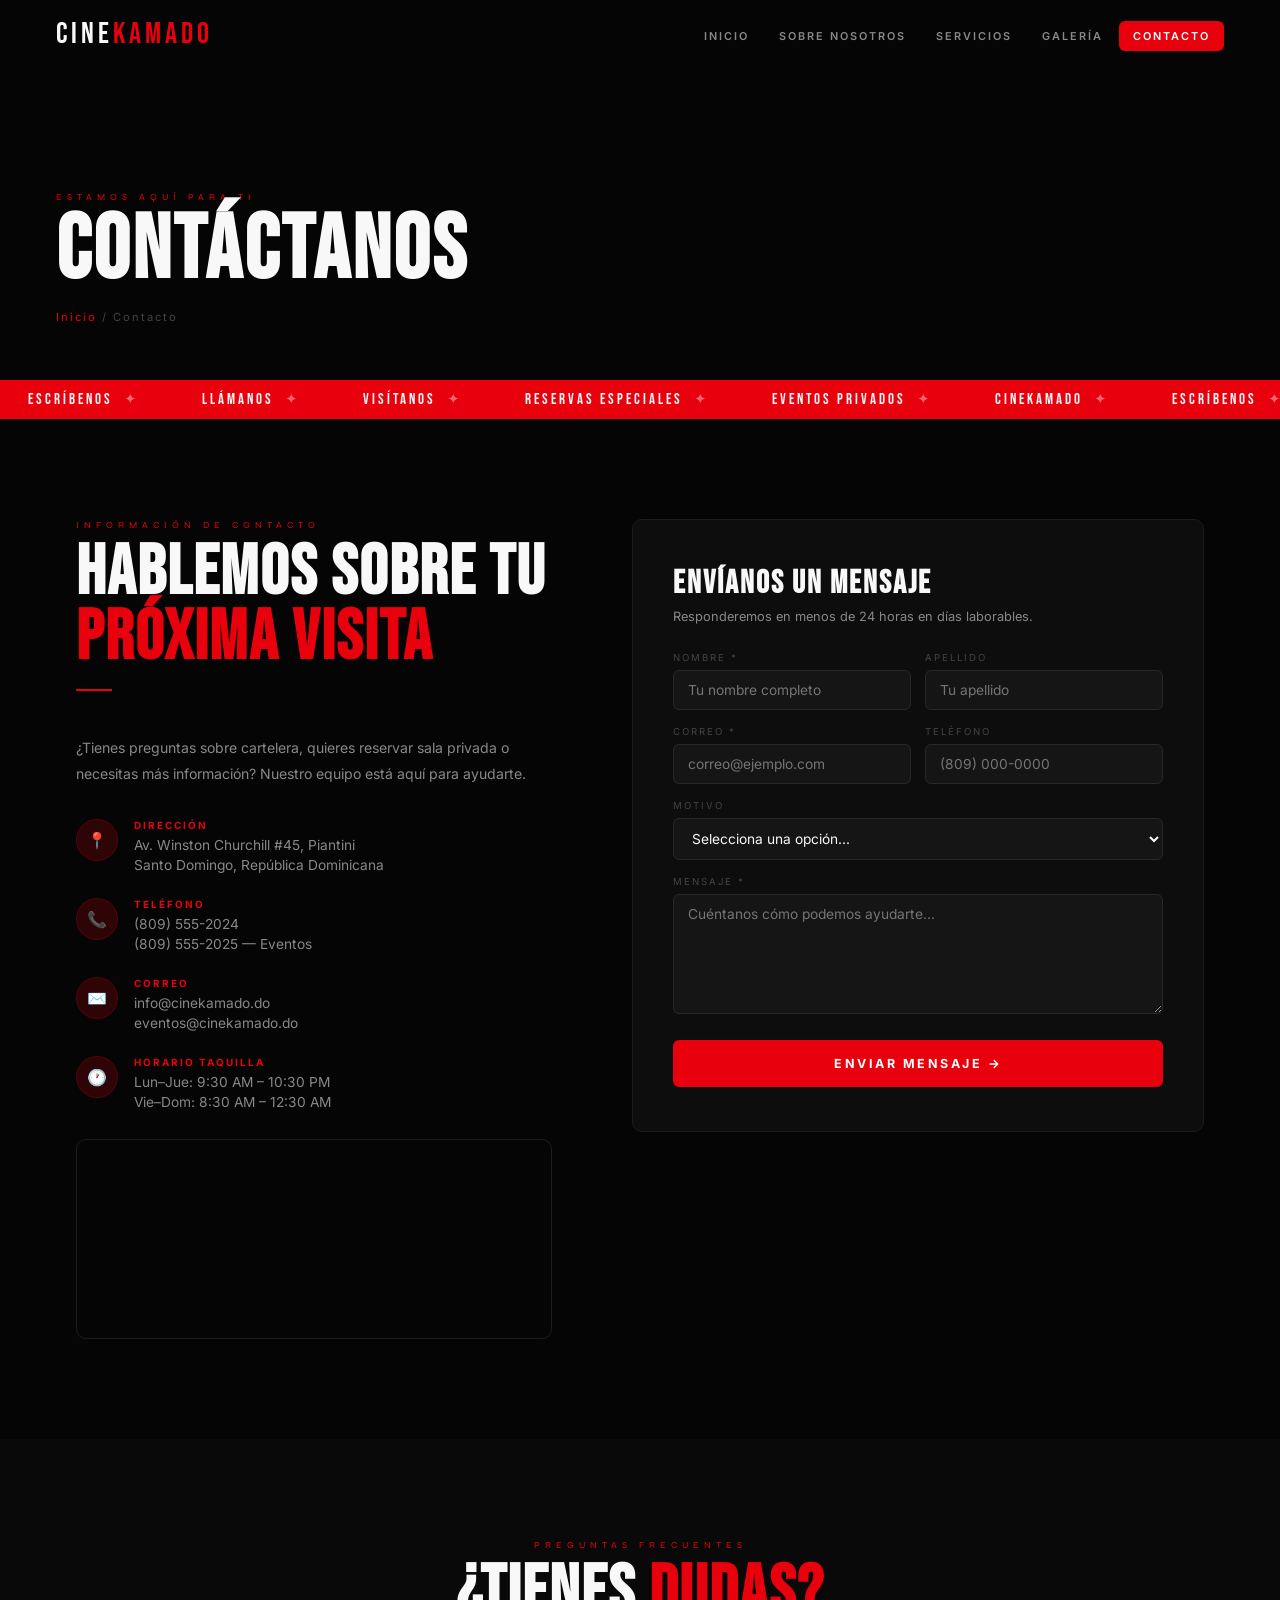
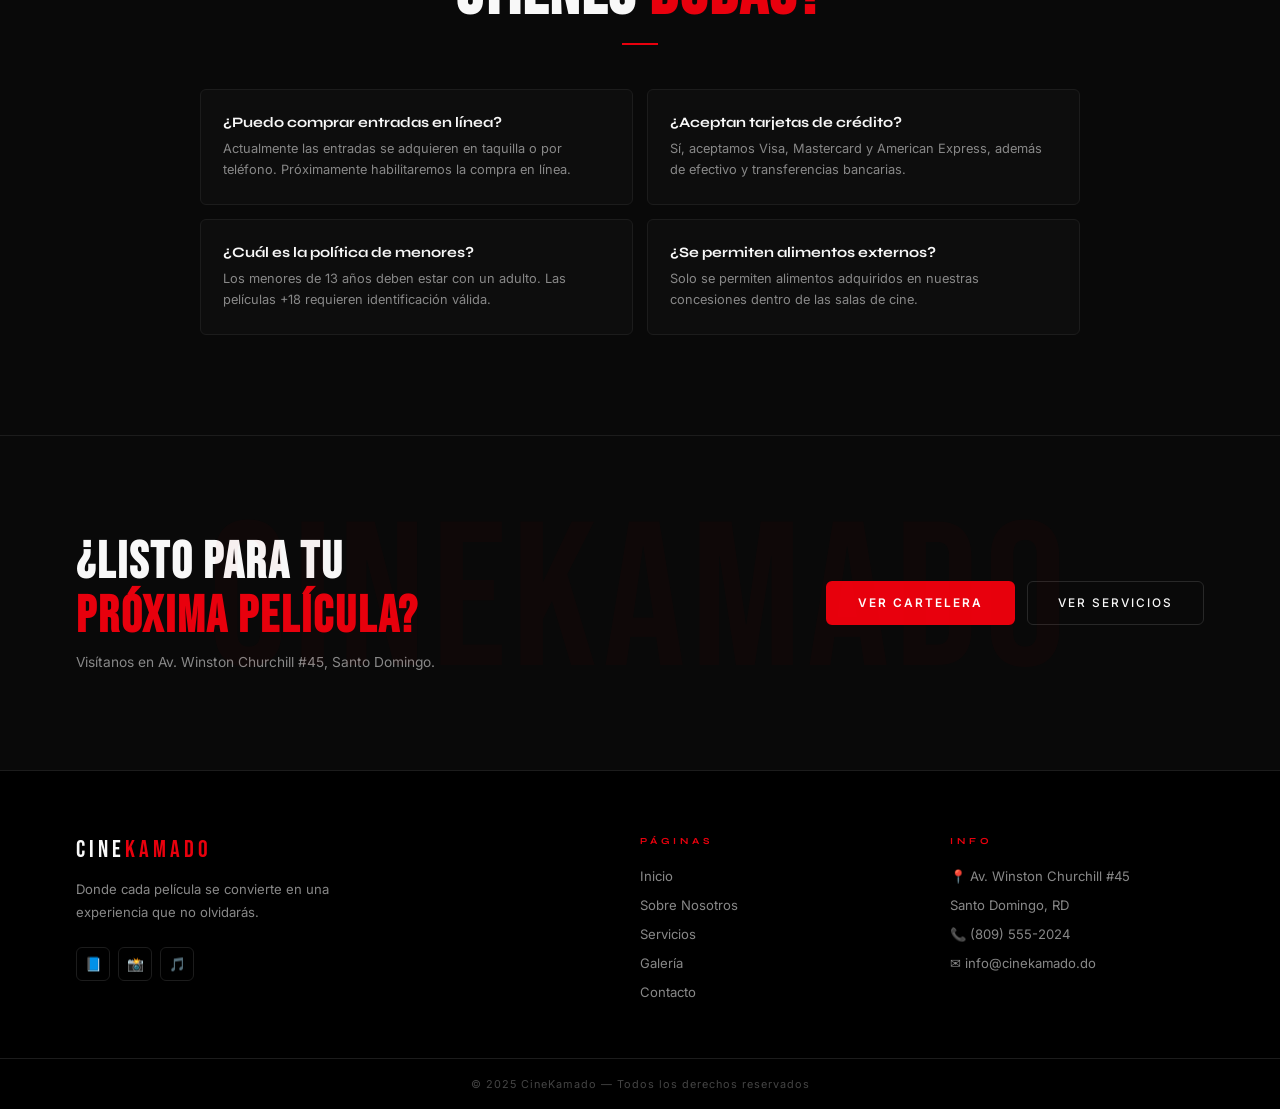
<file: contacto.html>
<!DOCTYPE html>
<html lang="es">
<head>
<meta charset="UTF-8"/><meta name="viewport" content="width=device-width,initial-scale=1.0"/>
<title>CineKamado – Contacto</title>
<link href="https://fonts.googleapis.com/css2?family=Bebas+Neue&family=Syne:wght@400;700;800&family=Inter:wght@300;400;500;600&display=swap" rel="stylesheet"/>
<link rel="stylesheet" href="styles.css"/>
</head>
<body>
<nav class="navbar" id="mainNav">
  <a href="index.html" class="logo">CINE<span>KAMADO</span></a>
  <ul class="nav-links" id="navLinks">
    <li><a href="index.html">Inicio</a></li><li><a href="sobre.html">Sobre Nosotros</a></li>
    <li><a href="servicios.html">Servicios</a></li><li><a href="galeria.html">Galería</a></li>
    <li><a href="contacto.html" class="active">Contacto</a></li>
  </ul>
  <button class="burger" onclick="toggleNav()"><span></span><span></span><span></span></button>
</nav>

<section class="page-hero">
  <div class="ph-bg" style="background-image:url('https://images.unsplash.com/photo-1574267432553-4b4628081c31?w=1600&q=80')"></div>
  <div class="ph-overlay"></div>
  <div class="ph-content">
    <span class="s-label">Estamos aquí para ti</span>
    <h1>CONTÁCTANOS</h1>
    <p class="breadcrumb"><a href="index.html">Inicio</a> / Contacto</p>
  </div>
</section>

<div class="ticker"><div class="ticker-track">
  <span class="ticker-item">ESCRÍBENOS <span>✦</span></span><span class="ticker-item">LLÁMANOS <span>✦</span></span><span class="ticker-item">VISÍTANOS <span>✦</span></span><span class="ticker-item">RESERVAS ESPECIALES <span>✦</span></span><span class="ticker-item">EVENTOS PRIVADOS <span>✦</span></span><span class="ticker-item">CINEKAMADO <span>✦</span></span><span class="ticker-item">ESCRÍBENOS <span>✦</span></span><span class="ticker-item">LLÁMANOS <span>✦</span></span><span class="ticker-item">VISÍTANOS <span>✦</span></span><span class="ticker-item">RESERVAS ESPECIALES <span>✦</span></span><span class="ticker-item">EVENTOS PRIVADOS <span>✦</span></span><span class="ticker-item">CINEKAMADO <span>✦</span></span>
</div></div>

<section class="section" style="background:var(--bg);">
  <div class="container">
    <div class="contacto-grid">
      <div class="contacto-info reveal">
        <span class="s-label">Información de Contacto</span>
        <h2 class="s-title">HABLEMOS SOBRE TU<br><em>PRÓXIMA VISITA</em></h2>
        <div class="s-bar"></div>
        <p>¿Tienes preguntas sobre cartelera, quieres reservar sala privada o necesitas más información? Nuestro equipo está aquí para ayudarte.</p>
        <div class="info-block"><div class="ib-icon">📍</div><div class="ib-text"><strong>Dirección</strong><span>Av. Winston Churchill #45, Piantini<br/>Santo Domingo, República Dominicana</span></div></div>
        <div class="info-block"><div class="ib-icon">📞</div><div class="ib-text"><strong>Teléfono</strong><span>(809) 555-2024<br/>(809) 555-2025 — Eventos</span></div></div>
        <div class="info-block"><div class="ib-icon">✉️</div><div class="ib-text"><strong>Correo</strong><span>info@cinekamado.do<br/>eventos@cinekamado.do</span></div></div>
        <div class="info-block"><div class="ib-icon">🕐</div><div class="ib-text"><strong>Horario Taquilla</strong><span>Lun–Jue: 9:30 AM – 10:30 PM<br/>Vie–Dom: 8:30 AM – 12:30 AM</span></div></div>
        <div class="map-embed">
          <iframe src="https://www.google.com/maps/embed?pb=!1m18!1m12!1m3!1d3784.6!2d-69.9312!3d18.4861!2m3!1f0!2f0!3f0!3m2!1i1024!2i768!4f13.1!3m3!1m2!1s0x0%3A0x0!2zMTjCsDI5JzEwLjAiTiA2OcKwNTUnNTIuMyJX!5e0!3m2!1ses!2sdo!4v1234567890" loading="lazy"></iframe>
        </div>
      </div>
      <div class="form-box reveal">
        <h3>Envíanos un Mensaje</h3>
        <p class="form-sub">Responderemos en menos de 24 horas en días laborables.</p>
        <div id="contactFormEl">
          <div class="form-row">
            <div class="form-group"><label>Nombre *</label><input type="text" id="cnombre" placeholder="Tu nombre completo"/></div>
            <div class="form-group"><label>Apellido</label><input type="text" id="capellido" placeholder="Tu apellido"/></div>
          </div>
          <div class="form-row">
            <div class="form-group"><label>Correo *</label><input type="email" id="cemail" placeholder="correo@ejemplo.com"/></div>
            <div class="form-group"><label>Teléfono</label><input type="tel" id="ctelefono" placeholder="(809) 000-0000"/></div>
          </div>
          <div class="form-group">
            <label>Motivo</label>
            <select id="cmotivo">
              <option value="">Selecciona una opción...</option>
              <option>Información general</option><option>Reserva de sala privada</option>
              <option>KamadoPass / Membresías</option><option>Evento corporativo</option>
              <option>Cumpleaños y celebraciones</option><option>Sugerencias y quejas</option><option>Otro</option>
            </select>
          </div>
          <div class="form-group"><label>Mensaje *</label><textarea id="cmensaje" placeholder="Cuéntanos cómo podemos ayudarte..."></textarea></div>
          <button class="btn-send" onclick="enviarMensaje()">Enviar Mensaje →</button>
        </div>
        <div class="form-success" id="formOk">
          <div class="fs-icon">✅</div>
          <h4>¡MENSAJE ENVIADO!</h4>
          <p>Un miembro de nuestro equipo se comunicará contigo muy pronto.</p>
          <div style="margin-top:20px"><a href="index.html" class="btn-red">Volver al Inicio</a></div>
        </div>
      </div>
    </div>
  </div>
</section>

<section class="section" style="background:var(--bg2);">
  <div class="container">
    <div class="s-center reveal">
      <span class="s-label">Preguntas Frecuentes</span>
      <h2 class="s-title">¿TIENES <em>DUDAS?</em></h2>
      <div class="s-bar center"></div>
    </div>
    <div class="faq-grid reveal">
      <div class="faq-card"><h4>¿Puedo comprar entradas en línea?</h4><p>Actualmente las entradas se adquieren en taquilla o por teléfono. Próximamente habilitaremos la compra en línea.</p></div>
      <div class="faq-card"><h4>¿Aceptan tarjetas de crédito?</h4><p>Sí, aceptamos Visa, Mastercard y American Express, además de efectivo y transferencias bancarias.</p></div>
      <div class="faq-card"><h4>¿Cuál es la política de menores?</h4><p>Los menores de 13 años deben estar con un adulto. Las películas +18 requieren identificación válida.</p></div>
      <div class="faq-card"><h4>¿Se permiten alimentos externos?</h4><p>Solo se permiten alimentos adquiridos en nuestras concesiones dentro de las salas de cine.</p></div>
    </div>
  </div>
</section>

<section class="cta-section">
  <div class="container">
    <div class="cta-inner">
      <div><h2 class="reveal">¿LISTO PARA TU<br><em>PRÓXIMA PELÍCULA?</em></h2><p class="reveal">Visítanos en Av. Winston Churchill #45, Santo Domingo.</p></div>
      <div class="cta-btns reveal"><a href="index.html" class="btn-red">Ver Cartelera</a><a href="servicios.html" class="btn-ghost">Ver Servicios</a></div>
    </div>
  </div>
</section>

<footer class="footer">
  <div class="footer-inner">
    <div><a href="index.html" class="logo" style="font-size:1.5rem">CINE<span>KAMADO</span></a><p class="f-desc">Donde cada película se convierte en una experiencia que no olvidarás.</p><div class="socials"><a href="https://facebook.com" target="_blank" class="soc">📘</a><a href="https://instagram.com" target="_blank" class="soc">📸</a><a href="https://tiktok.com" target="_blank" class="soc">🎵</a></div></div>
    <div class="fnav"><h4>Páginas</h4><ul><li><a href="index.html">Inicio</a></li><li><a href="sobre.html">Sobre Nosotros</a></li><li><a href="servicios.html">Servicios</a></li><li><a href="galeria.html">Galería</a></li><li><a href="contacto.html">Contacto</a></li></ul></div>
    <div class="fnav"><h4>Info</h4><ul><li><span>📍 Av. Winston Churchill #45</span></li><li><span>Santo Domingo, RD</span></li><li><span>📞 (809) 555-2024</span></li><li><span>✉ info@cinekamado.do</span></li></ul></div>
  </div>
  <div class="f-bottom"><p>© 2025 CineKamado — Todos los derechos reservados</p></div>
</footer>
<script src="main.js"></script>
</body></html>
</file>
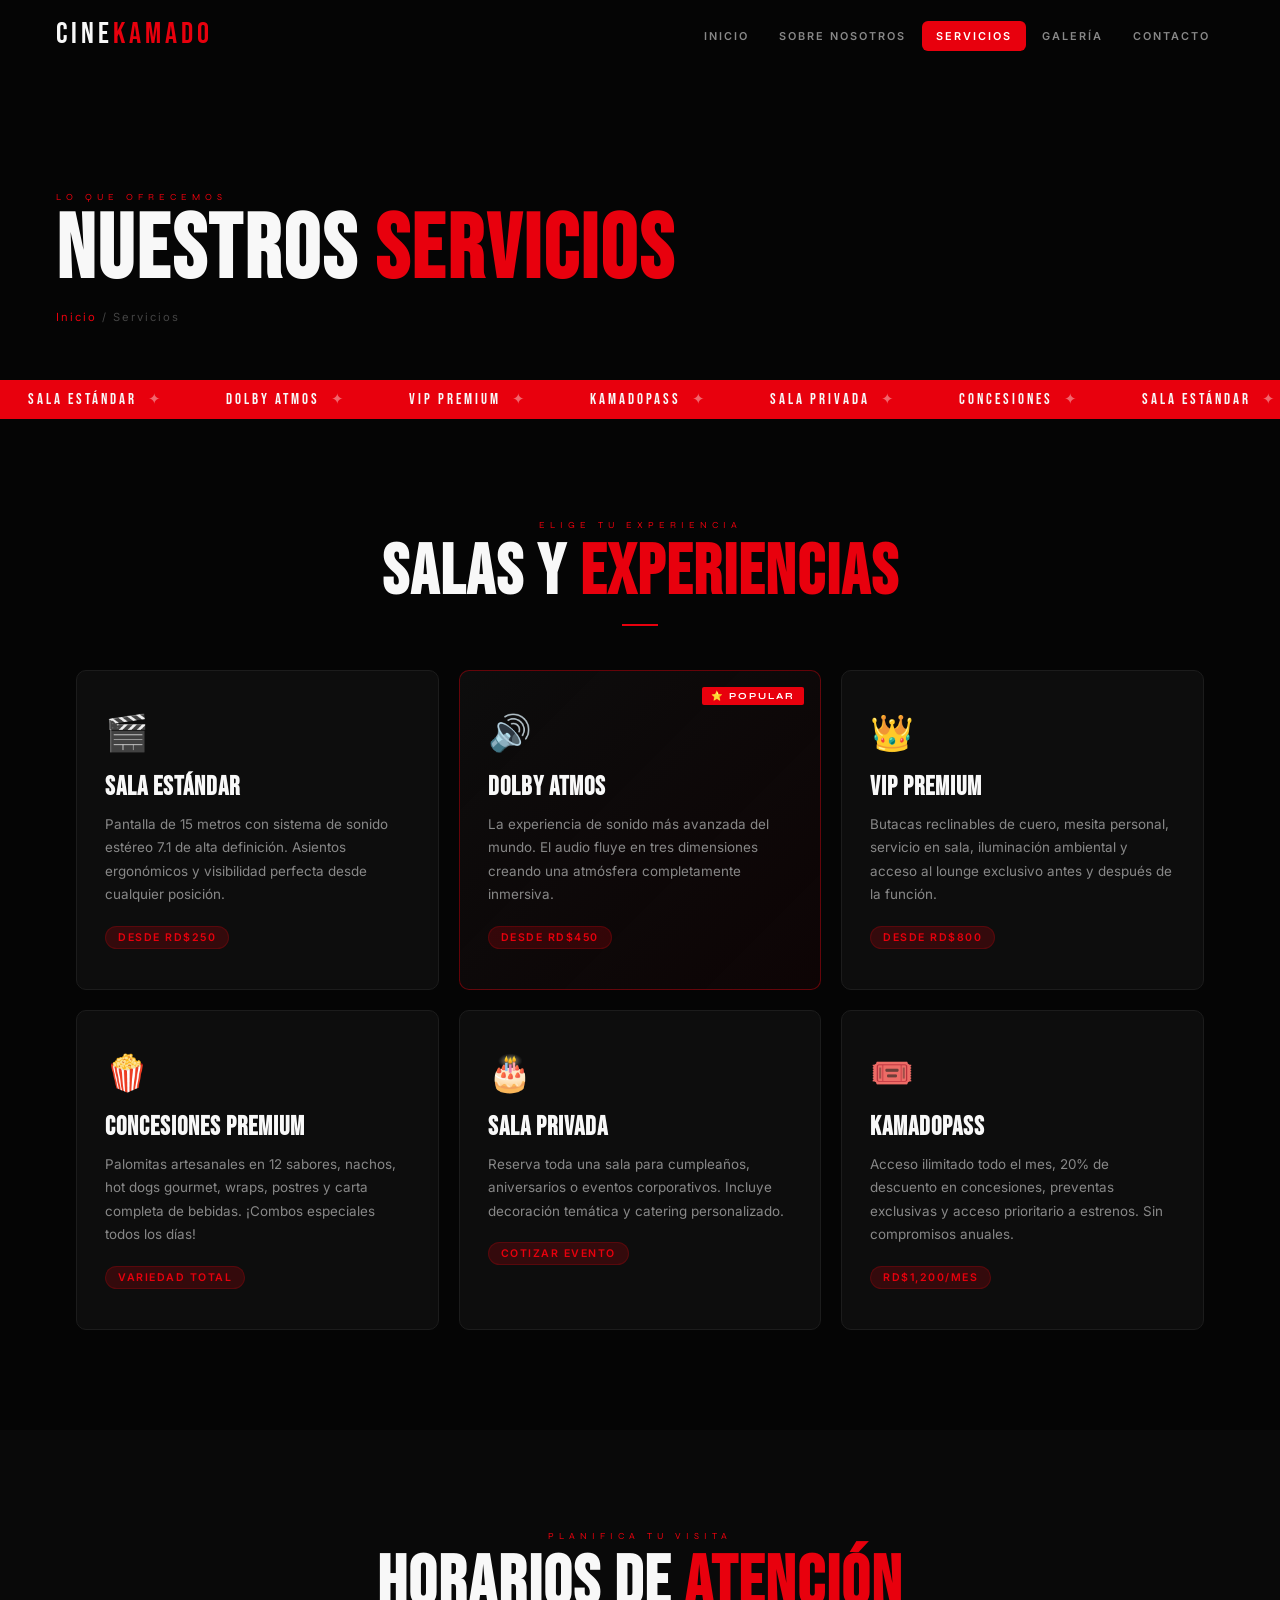
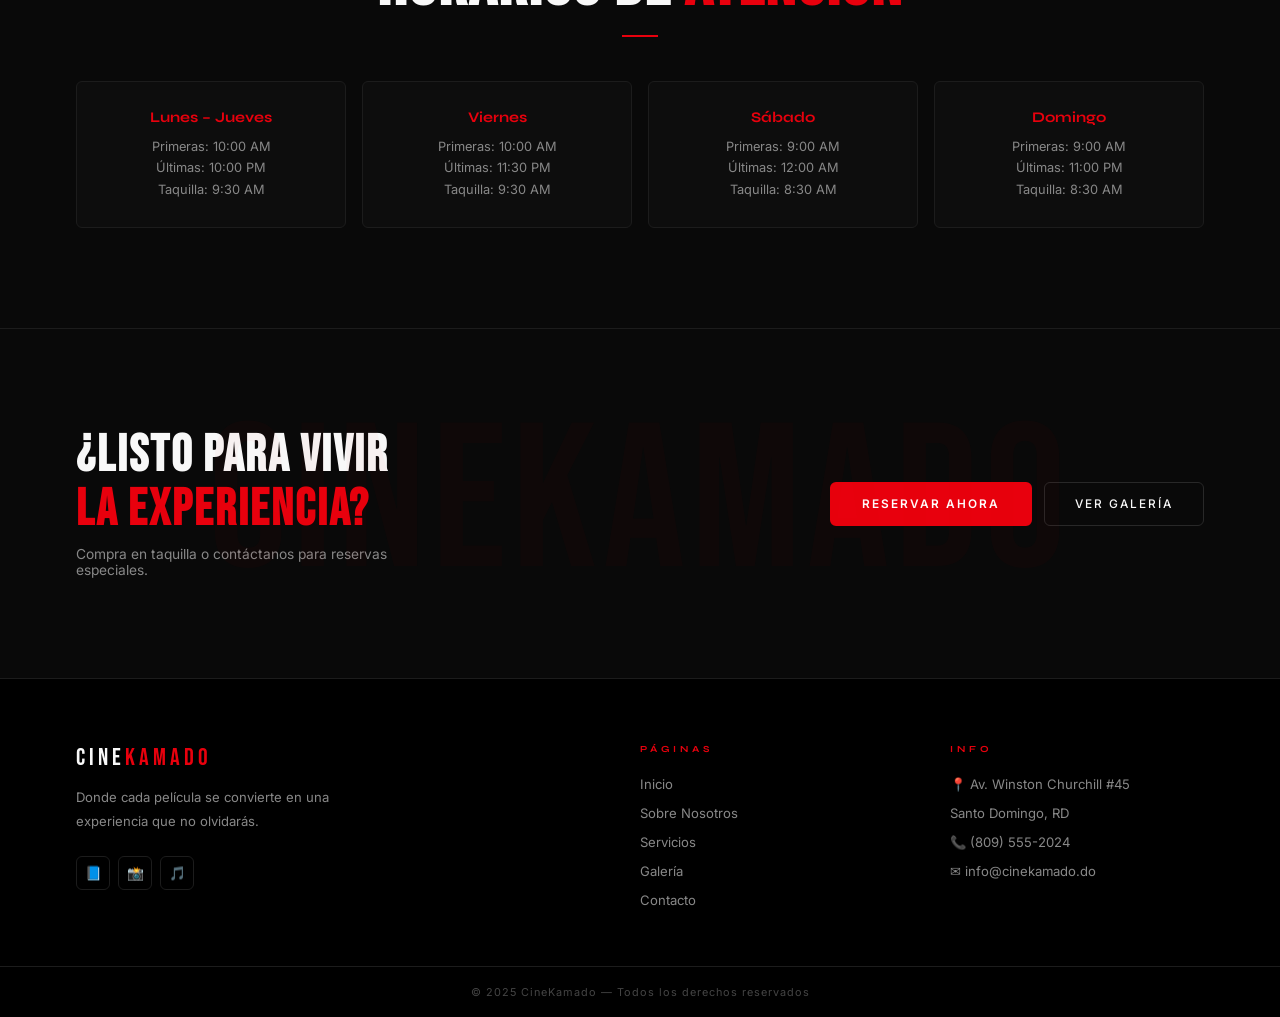
<file: servicios.html>
<!DOCTYPE html>
<html lang="es">
<head>
<meta charset="UTF-8"/><meta name="viewport" content="width=device-width,initial-scale=1.0"/>
<title>CineKamado – Servicios</title>
<link href="https://fonts.googleapis.com/css2?family=Bebas+Neue&family=Syne:wght@400;700;800&family=Inter:wght@300;400;500;600&display=swap" rel="stylesheet"/>
<link rel="stylesheet" href="styles.css"/>
</head>
<body>
<nav class="navbar" id="mainNav">
  <a href="index.html" class="logo">CINE<span>KAMADO</span></a>
  <ul class="nav-links" id="navLinks">
    <li><a href="index.html">Inicio</a></li><li><a href="sobre.html">Sobre Nosotros</a></li>
    <li><a href="servicios.html" class="active">Servicios</a></li>
    <li><a href="galeria.html">Galería</a></li><li><a href="contacto.html">Contacto</a></li>
  </ul>
  <button class="burger" onclick="toggleNav()"><span></span><span></span><span></span></button>
</nav>

<section class="page-hero">
  <div class="ph-bg" style="background-image:url('https://images.unsplash.com/photo-1598300042247-d088f8ab3a91?w=1600&q=80')"></div>
  <div class="ph-overlay"></div>
  <div class="ph-content">
    <span class="s-label">Lo que ofrecemos</span>
    <h1>NUESTROS <em>SERVICIOS</em></h1>
    <p class="breadcrumb"><a href="index.html">Inicio</a> / Servicios</p>
  </div>
</section>

<div class="ticker"><div class="ticker-track">
  <span class="ticker-item">SALA ESTÁNDAR <span>✦</span></span><span class="ticker-item">DOLBY ATMOS <span>✦</span></span><span class="ticker-item">VIP PREMIUM <span>✦</span></span><span class="ticker-item">KAMADOPASS <span>✦</span></span><span class="ticker-item">SALA PRIVADA <span>✦</span></span><span class="ticker-item">CONCESIONES <span>✦</span></span><span class="ticker-item">SALA ESTÁNDAR <span>✦</span></span><span class="ticker-item">DOLBY ATMOS <span>✦</span></span><span class="ticker-item">VIP PREMIUM <span>✦</span></span><span class="ticker-item">KAMADOPASS <span>✦</span></span><span class="ticker-item">SALA PRIVADA <span>✦</span></span><span class="ticker-item">CONCESIONES <span>✦</span></span>
</div></div>

<section class="section" style="background:var(--bg);">
  <div class="container">
    <div class="s-center reveal">
      <span class="s-label">Elige tu experiencia</span>
      <h2 class="s-title">SALAS Y <em>EXPERIENCIAS</em></h2>
      <div class="s-bar center"></div>
    </div>
    <div class="servicios-grid">
      <div class="serv-card reveal" style="transition-delay:.05s">
        <span class="serv-icon">🎬</span><h3>Sala Estándar</h3>
        <p>Pantalla de 15 metros con sistema de sonido estéreo 7.1 de alta definición. Asientos ergonómicos y visibilidad perfecta desde cualquier posición.</p>
        <span class="serv-price">Desde RD$250</span>
      </div>
      <div class="serv-card featured reveal" style="transition-delay:.1s">
        <span class="serv-badge">⭐ Popular</span>
        <span class="serv-icon">🔊</span><h3>Dolby Atmos</h3>
        <p>La experiencia de sonido más avanzada del mundo. El audio fluye en tres dimensiones creando una atmósfera completamente inmersiva.</p>
        <span class="serv-price">Desde RD$450</span>
      </div>
      <div class="serv-card reveal" style="transition-delay:.15s">
        <span class="serv-icon">👑</span><h3>VIP Premium</h3>
        <p>Butacas reclinables de cuero, mesita personal, servicio en sala, iluminación ambiental y acceso al lounge exclusivo antes y después de la función.</p>
        <span class="serv-price">Desde RD$800</span>
      </div>
      <div class="serv-card reveal" style="transition-delay:.05s">
        <span class="serv-icon">🍿</span><h3>Concesiones Premium</h3>
        <p>Palomitas artesanales en 12 sabores, nachos, hot dogs gourmet, wraps, postres y carta completa de bebidas. ¡Combos especiales todos los días!</p>
        <span class="serv-price">Variedad total</span>
      </div>
      <div class="serv-card reveal" style="transition-delay:.1s">
        <span class="serv-icon">🎂</span><h3>Sala Privada</h3>
        <p>Reserva toda una sala para cumpleaños, aniversarios o eventos corporativos. Incluye decoración temática y catering personalizado.</p>
        <span class="serv-price">Cotizar evento</span>
      </div>
      <div class="serv-card reveal" style="transition-delay:.15s">
        <span class="serv-icon">🎟️</span><h3>KamadoPass</h3>
        <p>Acceso ilimitado todo el mes, 20% de descuento en concesiones, preventas exclusivas y acceso prioritario a estrenos. Sin compromisos anuales.</p>
        <span class="serv-price">RD$1,200/mes</span>
      </div>
    </div>
  </div>
</section>

<section class="section" style="background:var(--bg2);">
  <div class="container">
    <div class="s-center reveal">
      <span class="s-label">Planifica tu visita</span>
      <h2 class="s-title">HORARIOS DE <em>ATENCIÓN</em></h2>
      <div class="s-bar center"></div>
    </div>
    <div class="horarios-grid">
      <div class="horario-card reveal"><h4>Lunes – Jueves</h4><p>Primeras: 10:00 AM<br/>Últimas: 10:00 PM<br/>Taquilla: 9:30 AM</p></div>
      <div class="horario-card reveal"><h4>Viernes</h4><p>Primeras: 10:00 AM<br/>Últimas: 11:30 PM<br/>Taquilla: 9:30 AM</p></div>
      <div class="horario-card reveal"><h4>Sábado</h4><p>Primeras: 9:00 AM<br/>Últimas: 12:00 AM<br/>Taquilla: 8:30 AM</p></div>
      <div class="horario-card reveal"><h4>Domingo</h4><p>Primeras: 9:00 AM<br/>Últimas: 11:00 PM<br/>Taquilla: 8:30 AM</p></div>
    </div>
  </div>
</section>

<section class="cta-section">
  <div class="container">
    <div class="cta-inner">
      <div><h2 class="reveal">¿LISTO PARA VIVIR<br><em>LA EXPERIENCIA?</em></h2><p class="reveal">Compra en taquilla o contáctanos para reservas especiales.</p></div>
      <div class="cta-btns reveal"><a href="contacto.html" class="btn-red">Reservar Ahora</a><a href="galeria.html" class="btn-ghost">Ver Galería</a></div>
    </div>
  </div>
</section>

<footer class="footer">
  <div class="footer-inner">
    <div><a href="index.html" class="logo" style="font-size:1.5rem">CINE<span>KAMADO</span></a><p class="f-desc">Donde cada película se convierte en una experiencia que no olvidarás.</p><div class="socials"><a href="https://facebook.com" target="_blank" class="soc">📘</a><a href="https://instagram.com" target="_blank" class="soc">📸</a><a href="https://tiktok.com" target="_blank" class="soc">🎵</a></div></div>
    <div class="fnav"><h4>Páginas</h4><ul><li><a href="index.html">Inicio</a></li><li><a href="sobre.html">Sobre Nosotros</a></li><li><a href="servicios.html">Servicios</a></li><li><a href="galeria.html">Galería</a></li><li><a href="contacto.html">Contacto</a></li></ul></div>
    <div class="fnav"><h4>Info</h4><ul><li><span>📍 Av. Winston Churchill #45</span></li><li><span>Santo Domingo, RD</span></li><li><span>📞 (809) 555-2024</span></li><li><span>✉ info@cinekamado.do</span></li></ul></div>
  </div>
  <div class="f-bottom"><p>© 2025 CineKamado — Todos los derechos reservados</p></div>
</footer>
<script src="main.js"></script>
</body></html>
</file>
<file: styles.css>
/* ═══════════════════════════════════════
   CINEKAMADO — GLOBAL STYLESHEET
   Paleta: Negro absoluto + Rojo neón
═══════════════════════════════════════ */
@import url('https://fonts.googleapis.com/css2?family=Bebas+Neue&family=Syne:wght@400;700;800&family=Inter:wght@300;400;500;600&display=swap');

:root{
  --bg:#050505; --bg2:#090909; --bg3:#0f0f0f;
  --card:#0d0d0d; --border:#1c1c1c; --border2:#282828;
  --red:#e8000d; --red-dim:rgba(232,0,13,0.18); --red-glow:rgba(232,0,13,0.3);
  --white:#f8f8f8; --gray:#888; --gray2:#444; --gray3:#2a2a2a;
  --gold:#f5a623;
  --font-h:'Bebas Neue',sans-serif;
  --font-s:'Syne',sans-serif;
  --font-b:'Inter',sans-serif;
  --radius:6px; --radius-lg:10px;
}
*,*::before,*::after{margin:0;padding:0;box-sizing:border-box;}
html{scroll-behavior:smooth;}
body{background:var(--bg);color:var(--white);font-family:var(--font-b);overflow-x:hidden;}
::-webkit-scrollbar{width:4px;}
::-webkit-scrollbar-track{background:var(--bg);}
::-webkit-scrollbar-thumb{background:var(--red);border-radius:2px;}

/* ── NAVBAR ── */
.navbar{position:fixed;top:0;left:0;right:0;z-index:1000;padding:0 56px;height:68px;display:flex;align-items:center;justify-content:space-between;transition:.3s;}
.navbar.scrolled{background:rgba(5,5,5,.97);border-bottom:1px solid var(--border);}
.logo{font-family:var(--font-h);font-size:1.85rem;letter-spacing:4px;color:var(--white);text-decoration:none;}
.logo span{color:var(--red);}
.nav-links{list-style:none;display:flex;gap:2px;}
.nav-links a{text-decoration:none;color:var(--gray);font-size:.68rem;font-weight:600;letter-spacing:2px;text-transform:uppercase;padding:8px 14px;border-radius:var(--radius);transition:.2s;}
.nav-links a:hover{color:var(--white);}
.nav-links a.active{background:var(--red);color:#fff;}
.burger{display:none;background:none;border:none;cursor:pointer;flex-direction:column;gap:5px;padding:4px;}
.burger span{display:block;width:22px;height:2px;background:var(--white);border-radius:2px;transition:.3s;}

/* ── BUTTONS ── */
.btn-red{display:inline-flex;align-items:center;gap:8px;padding:13px 30px;background:var(--red);color:#fff;font-family:var(--font-b);font-weight:600;font-size:.74rem;letter-spacing:2px;text-transform:uppercase;text-decoration:none;border:2px solid var(--red);border-radius:var(--radius);transition:.2s;cursor:pointer;}
.btn-red:hover{background:transparent;color:var(--red);box-shadow:0 0 28px var(--red-glow);}
.btn-ghost{display:inline-flex;align-items:center;gap:8px;padding:13px 30px;background:transparent;color:var(--white);font-family:var(--font-b);font-weight:500;font-size:.74rem;letter-spacing:2px;text-transform:uppercase;text-decoration:none;border:1px solid var(--border2);border-radius:var(--radius);transition:.2s;cursor:pointer;}
.btn-ghost:hover{border-color:rgba(255,255,255,.3);}

/* ── TICKER ── */
.ticker{background:var(--red);padding:10px 0;overflow:hidden;}
.ticker-track{display:flex;white-space:nowrap;animation:ticker 24s linear infinite;}
.ticker-item{font-family:var(--font-h);font-size:.95rem;letter-spacing:3px;padding:0 28px;flex-shrink:0;}
.ticker-item span{color:rgba(255,255,255,.4);margin:0 6px;}
@keyframes ticker{from{transform:translateX(0)}to{transform:translateX(-50%)}}

/* ── LAYOUT ── */
.container{max-width:1240px;margin:0 auto;padding:0 56px;}
.section{padding:100px 0;}
.s-label{font-family:var(--font-s);font-size:.58rem;letter-spacing:5px;text-transform:uppercase;color:var(--red);display:block;margin-bottom:10px;}
.s-title{font-family:var(--font-h);font-size:clamp(3rem,5.5vw,5.5rem);letter-spacing:2px;line-height:.92;color:var(--white);}
.s-title em{color:var(--red);font-style:normal;}
.s-bar{width:36px;height:2px;background:var(--red);margin:18px 0 44px;}
.s-bar.center{margin:18px auto 44px;}
.s-center{text-align:center;}

/* ── PAGE HERO (subpáginas) ── */
.page-hero{min-height:380px;display:flex;align-items:flex-end;padding-top:68px;position:relative;overflow:hidden;}
.ph-bg{position:absolute;inset:0;background-size:cover;background-position:center;filter:brightness(.2) saturate(.7);}
.ph-overlay{position:absolute;inset:0;background:linear-gradient(to top,var(--bg) 0%,transparent 60%);}
.ph-content{position:relative;z-index:2;padding:60px 56px 56px;width:100%;}
.ph-content .s-label{margin-bottom:8px;}
.ph-content h1{font-family:var(--font-h);font-size:clamp(3.5rem,7vw,7rem);letter-spacing:3px;line-height:.9;color:var(--white);}
.ph-content h1 em{color:var(--red);font-style:normal;}
.breadcrumb{margin-top:18px;font-size:.7rem;letter-spacing:2px;color:var(--gray2);}
.breadcrumb a{color:var(--red);text-decoration:none;}

/* ── STATS STRIP ── */
.stats-strip{background:var(--bg2);border-top:1px solid var(--border);border-bottom:1px solid var(--border);display:flex;}
.stat-item{flex:1;display:flex;flex-direction:column;align-items:center;justify-content:center;padding:48px 20px;border-right:1px solid var(--border);transition:.3s;}
.stat-item:last-child{border-right:none;}
.stat-item:hover{background:var(--red-dim);}
.stat-n{font-family:var(--font-h);font-size:3.2rem;color:var(--red);letter-spacing:2px;line-height:1;}
.stat-l{font-size:.58rem;letter-spacing:3px;text-transform:uppercase;color:var(--gray);margin-top:6px;}

/* ── CTA SECTION ── */
.cta-section{background:var(--bg2);border-top:1px solid var(--border);padding:100px 0;position:relative;overflow:hidden;}
.cta-section::before{content:'CINEKAMADO';position:absolute;font-family:var(--font-h);font-size:16vw;color:rgba(232,0,13,.03);white-space:nowrap;top:50%;left:50%;transform:translate(-50%,-50%);pointer-events:none;letter-spacing:6px;}
.cta-inner{display:flex;justify-content:space-between;align-items:center;gap:48px;flex-wrap:wrap;}
.cta-inner h2{font-family:var(--font-h);font-size:clamp(2.5rem,4vw,4.5rem);letter-spacing:2px;line-height:1.05;}
.cta-inner h2 em{color:var(--red);font-style:normal;}
.cta-inner p{margin-top:10px;font-size:.86rem;color:var(--gray);max-width:380px;}
.cta-btns{display:flex;gap:12px;flex-wrap:wrap;}

/* ── FOOTER ── */
.footer{background:#000;border-top:1px solid var(--border);}
.footer-inner{max-width:1240px;margin:0 auto;padding:64px 56px 48px;display:grid;grid-template-columns:2fr 1fr 1fr;gap:56px;}
.f-desc{font-size:.82rem;color:var(--gray);margin-top:14px;line-height:1.8;max-width:260px;}
.socials{display:flex;gap:8px;margin-top:22px;}
.soc{width:34px;height:34px;border:1px solid var(--border);border-radius:var(--radius);display:flex;align-items:center;justify-content:center;text-decoration:none;font-size:.85rem;transition:.2s;}
.soc:hover{border-color:var(--red);background:rgba(232,0,13,.08);}
.fnav h4{font-family:var(--font-s);font-size:.58rem;letter-spacing:4px;text-transform:uppercase;color:var(--red);margin-bottom:18px;}
.fnav ul{list-style:none;}
.fnav li{margin-bottom:9px;}
.fnav li a{font-size:.82rem;color:var(--gray);text-decoration:none;transition:.2s;}
.fnav li a:hover{color:var(--white);}
.fnav li span{font-size:.82rem;color:var(--gray);}
.f-bottom{border-top:1px solid var(--border);text-align:center;padding:18px 56px;font-size:.68rem;letter-spacing:1px;color:var(--gray2);}

/* ── SOBRE ── */
.sobre-grid{display:grid;grid-template-columns:1fr 1fr;gap:80px;align-items:center;padding:100px 0;}
.sobre-img{position:relative;}
.sobre-img img{width:100%;height:500px;object-fit:cover;border-radius:var(--radius-lg);filter:brightness(.85) saturate(.8);transition:.4s;display:block;}
.sobre-img:hover img{filter:brightness(.95) saturate(1);}
.sobre-img::after{content:'';position:absolute;bottom:-12px;right:-12px;width:100%;height:100%;border:1px solid var(--red);border-radius:var(--radius-lg);z-index:-1;opacity:.2;}
.sobre-text p{font-size:.9rem;line-height:1.9;color:var(--gray);margin-bottom:18px;}
.valores-grid{display:grid;grid-template-columns:1fr 1fr;gap:14px;margin-top:32px;}
.valor-card{background:var(--card);border:1px solid var(--border);border-radius:var(--radius);padding:20px 18px;transition:border-color .3s;}
.valor-card:hover{border-color:var(--red);}
.valor-card .v-icon{font-size:1.4rem;margin-bottom:8px;}
.valor-card h4{font-family:var(--font-s);font-size:.92rem;font-weight:700;color:var(--white);margin-bottom:4px;}
.valor-card p{font-size:.78rem;color:var(--gray);line-height:1.5;}
.equipo-grid{display:grid;grid-template-columns:repeat(3,1fr);gap:20px;}
.equipo-card{background:var(--card);border:1px solid var(--border);border-radius:var(--radius-lg);padding:32px 22px;text-align:center;transition:border-color .3s,transform .3s;}
.equipo-card:hover{border-color:var(--red);transform:translateY(-4px);}
.eq-avatar{width:84px;height:84px;border-radius:50%;object-fit:cover;margin:0 auto 14px;display:block;border:2px solid var(--red);filter:grayscale(.3);}
.equipo-card h3{font-family:var(--font-s);font-size:1rem;font-weight:700;color:var(--white);margin-bottom:3px;}
.eq-cargo{font-size:.62rem;letter-spacing:2px;text-transform:uppercase;color:var(--red);margin-bottom:10px;display:block;}
.equipo-card p{font-size:.8rem;color:var(--gray);line-height:1.6;}

/* ── SERVICIOS ── */
.servicios-grid{display:grid;grid-template-columns:repeat(3,1fr);gap:20px;}
.serv-card{background:var(--card);border:1px solid var(--border);border-radius:var(--radius-lg);padding:40px 28px;position:relative;overflow:hidden;transition:border-color .3s,transform .3s,box-shadow .3s;}
.serv-card::before{content:'';position:absolute;top:0;left:0;right:0;height:2px;background:var(--red);transform:scaleX(0);transform-origin:left;transition:.35s;}
.serv-card:hover::before{transform:scaleX(1);}
.serv-card:hover{border-color:var(--red);transform:translateY(-6px);box-shadow:0 20px 50px rgba(0,0,0,.8),0 0 0 1px rgba(232,0,13,.15);}
.serv-card.featured{border-color:rgba(232,0,13,.4);background:linear-gradient(135deg,var(--card),rgba(232,0,13,.04));}
.serv-badge{position:absolute;top:16px;right:16px;background:var(--red);color:#fff;font-family:var(--font-s);font-size:.58rem;font-weight:700;letter-spacing:2px;text-transform:uppercase;padding:3px 9px;border-radius:2px;}
.serv-icon{font-size:2.2rem;margin-bottom:18px;display:block;}
.serv-card h3{font-family:var(--font-h);font-size:1.6rem;letter-spacing:1px;color:var(--white);margin-bottom:10px;}
.serv-card p{font-size:.84rem;line-height:1.75;color:var(--gray);margin-bottom:18px;}
.serv-price{display:inline-block;padding:4px 12px;background:var(--red-dim);color:var(--red);border:1px solid rgba(232,0,13,.2);border-radius:20px;font-size:.66rem;font-weight:600;letter-spacing:1.5px;text-transform:uppercase;}
.horarios-grid{display:grid;grid-template-columns:repeat(4,1fr);gap:16px;}
.horario-card{background:var(--card);border:1px solid var(--border);border-radius:var(--radius);padding:26px 18px;text-align:center;transition:border-color .3s;}
.horario-card:hover{border-color:var(--red);}
.horario-card h4{font-family:var(--font-s);font-size:.92rem;font-weight:700;color:var(--red);margin-bottom:10px;}
.horario-card p{font-size:.8rem;color:var(--gray);line-height:1.7;}

/* ── GALERÍA ── */
.galeria-grid{display:grid;grid-template-columns:repeat(3,1fr);grid-auto-rows:220px;gap:12px;}
.gal-item{overflow:hidden;border-radius:var(--radius);position:relative;cursor:pointer;}
.gal-item.tall{grid-row:span 2;}
.gal-item.wide{grid-column:span 2;}
.gal-item img{width:100%;height:100%;object-fit:cover;transition:transform .5s,filter .5s;filter:brightness(.7) saturate(.8);}
.gal-item:hover img{transform:scale(1.06);filter:brightness(.95) saturate(1.1);}
.gal-ov{position:absolute;inset:0;background:linear-gradient(to top,rgba(5,5,5,.75) 0%,transparent 55%);display:flex;align-items:flex-end;padding:18px;opacity:0;transition:.3s;}
.gal-item:hover .gal-ov{opacity:1;}
.gal-ov span{font-size:.7rem;letter-spacing:2px;text-transform:uppercase;color:var(--white);font-weight:600;}
.video-wrap{position:relative;width:100%;max-width:860px;aspect-ratio:16/9;border-radius:var(--radius-lg);overflow:hidden;border:1px solid var(--border);}
.video-wrap iframe{width:100%;height:100%;border:none;}
.redes-grid{display:grid;grid-template-columns:repeat(3,1fr);gap:16px;}
.red-card{display:flex;align-items:center;gap:18px;background:var(--card);border:1px solid var(--border);border-radius:var(--radius-lg);padding:28px 24px;text-decoration:none;transition:border-color .3s,transform .2s;}
.red-card:hover{transform:translateY(-3px);}
.red-card.fb:hover{border-color:#1877f2;}
.red-card.ig:hover{border-color:#e1306c;}
.red-card.tt:hover{border-color:#69c9d0;}
.red-icon{font-size:2rem;min-width:44px;text-align:center;}
.red-info h4{font-family:var(--font-s);font-size:1rem;font-weight:700;color:var(--white);margin-bottom:3px;}
.red-info p{font-size:.76rem;color:var(--gray);}

/* ── CONTACTO ── */
.contacto-grid{display:grid;grid-template-columns:1fr 1.2fr;gap:80px;align-items:start;}
.contacto-info p{font-size:.88rem;line-height:1.85;color:var(--gray);margin-bottom:32px;}
.info-block{display:flex;align-items:flex-start;gap:16px;margin-bottom:24px;}
.ib-icon{width:42px;height:42px;background:var(--red-dim);border:1px solid rgba(232,0,13,.2);border-radius:50%;display:flex;align-items:center;justify-content:center;font-size:1rem;flex-shrink:0;}
.ib-text strong{display:block;font-size:.62rem;letter-spacing:2px;text-transform:uppercase;color:var(--red);margin-bottom:3px;}
.ib-text span{font-size:.86rem;color:var(--gray);}
.map-embed{margin-top:28px;border-radius:var(--radius-lg);overflow:hidden;border:1px solid var(--border);height:200px;}
.map-embed iframe{width:100%;height:100%;border:none;filter:invert(.9) hue-rotate(185deg) saturate(.5);}
.form-box{background:var(--card);border:1px solid var(--border);border-radius:var(--radius-lg);padding:44px 40px;}
.form-box h3{font-family:var(--font-h);font-size:2rem;letter-spacing:2px;color:var(--white);margin-bottom:6px;}
.form-sub{font-size:.8rem;color:var(--gray);margin-bottom:28px;}
.form-row{display:grid;grid-template-columns:1fr 1fr;gap:14px;}
.form-group{margin-bottom:16px;}
.form-group label{display:block;font-size:.6rem;letter-spacing:2px;text-transform:uppercase;color:var(--gray2);margin-bottom:7px;}
.form-group input,.form-group select,.form-group textarea{width:100%;background:rgba(255,255,255,.03);border:1px solid var(--border2);border-radius:var(--radius);padding:11px 14px;color:var(--white);font-family:var(--font-b);font-size:.86rem;outline:none;transition:.2s;}
.form-group input:focus,.form-group select:focus,.form-group textarea:focus{border-color:var(--red);}
.form-group select option{background:var(--card);}
.form-group textarea{height:120px;resize:vertical;}
.btn-send{width:100%;padding:14px;background:var(--red);color:#fff;font-family:var(--font-b);font-weight:700;font-size:.78rem;letter-spacing:2.5px;text-transform:uppercase;border:2px solid var(--red);border-radius:var(--radius);cursor:pointer;transition:.2s;margin-top:6px;}
.btn-send:hover{background:transparent;color:var(--red);}
.form-success{display:none;text-align:center;padding:32px 0;}
.form-success .fs-icon{font-size:3rem;margin-bottom:12px;}
.form-success h4{font-family:var(--font-h);font-size:1.8rem;letter-spacing:2px;color:var(--white);margin-bottom:8px;}
.form-success p{font-size:.82rem;color:var(--gray);}
.faq-grid{display:grid;grid-template-columns:1fr 1fr;gap:14px;max-width:880px;margin:0 auto;}
.faq-card{background:var(--card);border:1px solid var(--border);border-radius:var(--radius);padding:24px 22px;transition:border-color .3s;}
.faq-card:hover{border-color:var(--red);}
.faq-card h4{font-family:var(--font-s);font-size:.9rem;font-weight:700;color:var(--white);margin-bottom:8px;}
.faq-card p{font-size:.8rem;color:var(--gray);line-height:1.6;}

/* ── ANIMATIONS ── */
@keyframes fadeUp{from{opacity:0;transform:translateY(16px)}to{opacity:1;transform:none}}
.reveal{opacity:0;transform:translateY(20px);transition:opacity .7s ease,transform .7s ease;}
.reveal.visible{opacity:1;transform:none;}
.animate-in{animation:fadeUp .9s ease both;}

/* ── RESPONSIVE ── */
@media(max-width:1024px){
  .servicios-grid{grid-template-columns:repeat(2,1fr);}
  .equipo-grid{grid-template-columns:1fr 1fr;}
  .sobre-grid{grid-template-columns:1fr;gap:40px;}
  .contacto-grid{grid-template-columns:1fr;gap:48px;}
  .footer-inner{grid-template-columns:1fr 1fr;gap:36px;}
  .galeria-grid{grid-template-columns:1fr 1fr;}
  .gal-item.wide{grid-column:span 1;}
  .redes-grid{grid-template-columns:1fr;}
  .horarios-grid{grid-template-columns:1fr 1fr;}
}
@media(max-width:768px){
  .navbar{padding:0 20px;}
  .container{padding:0 20px;}
  .nav-links{display:none;flex-direction:column;position:absolute;top:68px;left:0;right:0;background:var(--bg);padding:20px;border-bottom:1px solid var(--border);}
  .nav-links.open{display:flex;}
  .burger{display:flex;}
  .stats-strip{flex-wrap:wrap;}
  .stat-item{width:50%;border-right:none;border-bottom:1px solid var(--border);}
  .cta-inner{flex-direction:column;}
  .footer-inner{grid-template-columns:1fr;padding:40px 20px 32px;}
  .f-bottom{padding:18px 20px;}
  .servicios-grid{grid-template-columns:1fr;}
  .equipo-grid{grid-template-columns:1fr;}
  .galeria-grid{grid-template-columns:1fr;grid-auto-rows:200px;}
  .gal-item.tall{grid-row:span 1;}
  .form-row{grid-template-columns:1fr;}
  .valores-grid{grid-template-columns:1fr;}
  .faq-grid{grid-template-columns:1fr;}
  .ph-content{padding:40px 20px 40px;}
  .sobre-grid{padding:60px 0;}
}
</file>
